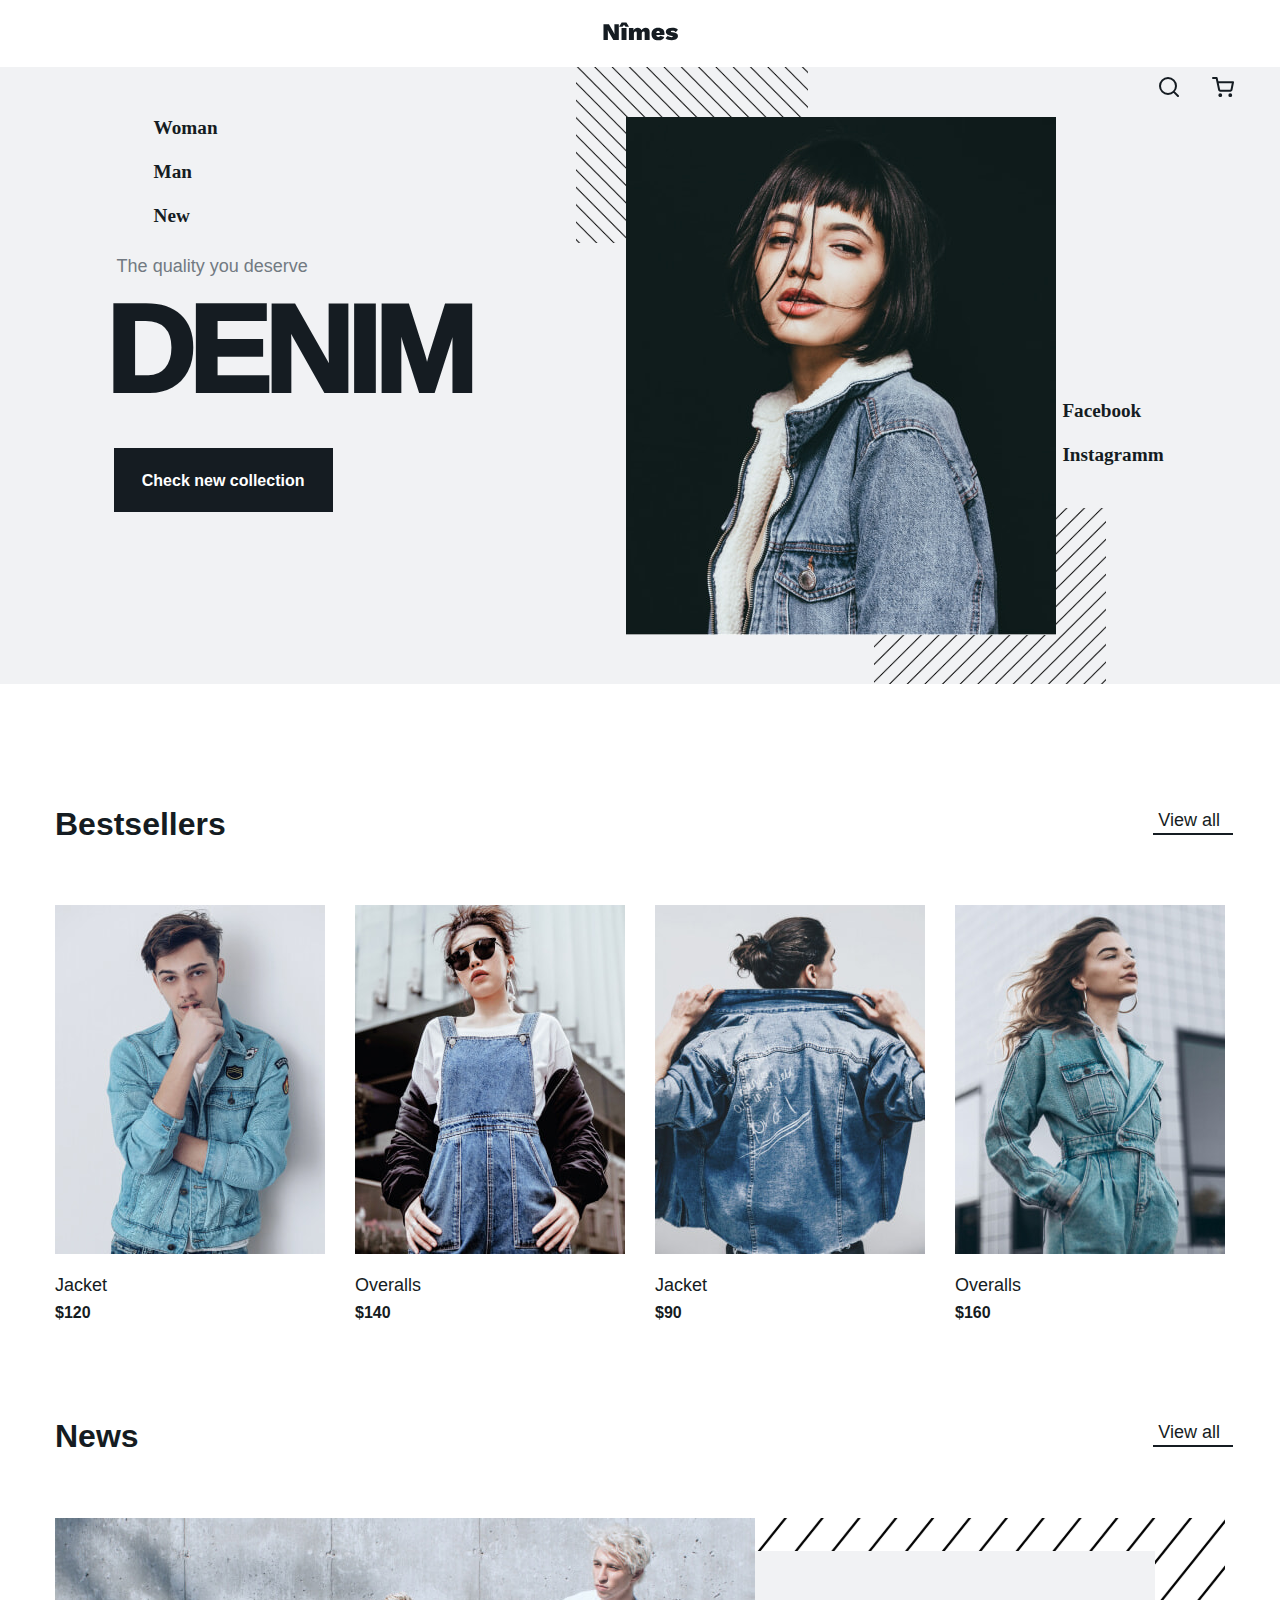
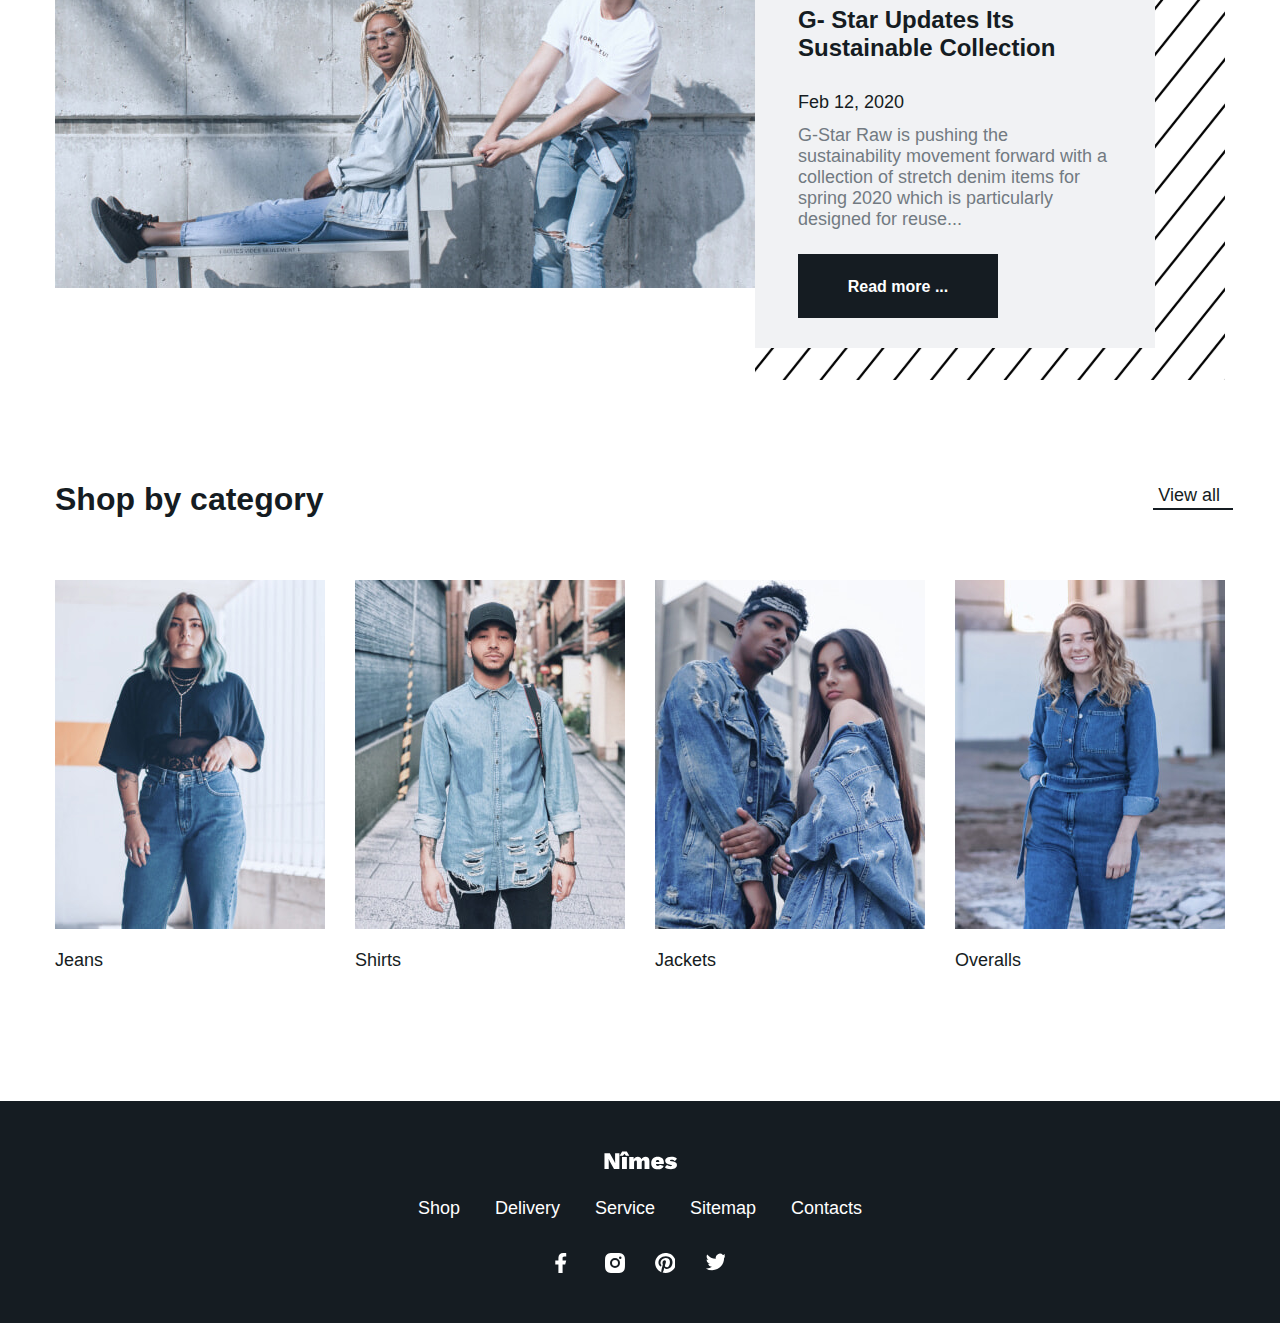
<file: index.html>
<!DOCTYPE html>
<html lang="ru">

<head>
  <meta charset="UTF-8">
  <title>Denim</title>
  <link href="css/style.css" rel="stylesheet">
</head>

<body>

  <header class="header container">
    <h1 class="visually-hidden">Nimes</h1>
    <div class="logo">
      <a href="#">
        <img src="img/logo.svg" width="75px" height="17px">
      </a>
    </div>

  </header>

  <nav class="main-navigation">
    <ul class="main-nav-items">
      <li class="main-nav-item"><a href="#">Woman</a></li><br>
      <li class="main-nav-item"><a href="#">Man</a></li><br>
      <li class="main-nav-item"><a href="#">New</a></li>
    </ul>
  </nav>

  <div class="personel-menu">
    <a class="search" href="#" title="Поиск"><svg width="20" height="20" fill="none" xmlns="http://www.w3.org/2000/svg"><path d="M19 19l-4.35-4.35M17 9A8 8 0 111 9a8 8 0 0116 0z" stroke="#151C22" stroke-width="2" stroke-linecap="round" /></svg></a>
    <a class="cart" href="#" title="Корзина"><svg width="22" height="20" fill="none" xmlns="http://www.w3.org/2000/svg"><path d="M1 1h3.636l2.437 11.477c.083.395.31.75.643 1.002a1.89 1.89 0 001.175.378h8.836c.427.008.843-.126 1.175-.378a1.7 1.7 0 00.643-1.002L21 5.286H5.545m3.637 12.857c0 .473-.407.857-.91.857-.501 0-.908-.384-.908-.857 0-.474.407-.857.909-.857s.909.383.909.857zm10 0c0 .473-.407.857-.91.857-.501 0-.908-.384-.908-.857 0-.474.407-.857.909-.857s.909.383.909.857z" stroke="#151C22" stroke-width="2" stroke-linecap="round" stroke-linejoin="round"/></svg></a>
  </div>

  <nav class="main-navigation">
    <ul class="main-nav-items1">
      <li class="main-nav-item"><a href="#">Facebook</a></li><br>
      <li class="main-nav-item"><a href="#">Instagramm</a></li><br>
    </ul>
  </nav>



  <main class="main">
    <section class="promo">
      <div class="promo-wrapper container">
        <div class="promo-text-wrapper">
          <p class="promo-slogan">The quality you deserve</p>
          <h2 class="promo-title">DENIM</h2>
          <a href="catalog.html" class="button promo-btn">Check new collection</a>
        </div>
        <div class="promo-pict">
          <img src="img/denim-photo.jpg" width="430px" height="517.33px">
        </div>
      </div>
    </section>

    <section class="bestsellers container">
      <div class="title-wrapper">
        <h2 class="main-title">Bestsellers</h2>
        <a href="catalog.html">View all</a>
      </div>
      <ul class="catalog-items">
        <li class="catalog-item">
          <a href="#">
            <img src="img/jacket.jpg" width="270px" height="349px">
            <p class="item-name">Jacket</p>
            <p class="cost">$120</p>
          </a>
        </li>
        <li class="catalog-item">
          <a href="#">
            <img src="img/overalls-1.jpg" width="270px" height="349px">
            <p class="item-name">Overalls</p>
            <p class="cost">$140</p>
          </a>
        </li>
        <li class="catalog-item">
          <a href="#">
            <img src="img/jacket-2.jpg" width="270px" height="349px">
            <p class="item-name">Jacket</p>
            <p class="cost">$90</p>
          </a>
        </li>
        <li class="catalog-item">
          <a href="item.html">
            <img src="img/overalls-2.jpg" width="270px" height="349px">
            <p class="item-name">Overalls</p>
            <p class="cost">$160</p>
          </a>
        </li>
      </ul>
    </section>

    <section class="news container">
      <div class="title-wrapper">
        <h2 class="main-title">News</h2>
        <a href="#">View all</a>
      </div>
      <div class="news-wrapper">
        <div class="news-img-inner">
          <img src="img/news-photo.jpg" width="700px" height="370px">
        </div>
        <div class="news-inner">
          <div class="text-news-inner">
            <h3 class="title-news">G- Star Updates Its Sustainable Collection</h3>
            <time datetime="02.12.2020">Feb 12, 2020</time>
            <p class="news-text">G-Star Raw is pushing the sustainability movement forward with a collection of stretch denim items for spring 2020 which is particularly designed for reuse...</p>
            <a href="blank.html" class="button news-btn">Read more ...</a>
          </div>
        </div>
      </div>
    </section>
    <section class="shop-category container">
      <div class="title-wrapper">
        <h2 class="main-title">Shop by category</h2>
        <a href="catalog.html">View all</a>
      </div>
      <ul class="category-items">
        <li class="category-item">
          <a href="#">
            <img src="img/jeans-1.jpg" width="270px" height="349px">
            <p class="item-name">Jeans</p>
          </a>
        </li>
        <li class="category-item">
          <a href="#">
            <img src="img/shirts-1.jpg" width="270px" height="349px">
            <p class="item-name">Shirts</p>
          </a>
        </li>
        <li class="category-item">
          <a href="catalog.html">
            <img src="img/jackets-1.jpg" width="270px" height="349px">
            <p class="item-name">Jackets</p>
          </a>
        </li>
        <li class="category-item">
          <a href="#">
            <img src="img/overalls-3.jpg" width="270px" height="349px">
            <p class="item-name">Overalls</p>
          </a>
        </li>
      </ul>
    </section>
  </main>

  <footer class="footer">
    <div class="footer-inner container">
      <div class="logo-wrapper">
        <svg width="73" height="19" fill="none" xmlns="http://www.w3.org/2000/svg"><path d="M15.392 18h-5.376l-4.32-7.848-1.008-2.16H4.64l.096 3.144V18H.464V2.16h5.352l4.32 7.848 1.032 2.16h.024l-.096-3.144V2.16h4.296V18zm7.491 0h-4.848V6h4.848v12zm-.936-13.248L20.46 2.856l-1.488 1.896h-3.384L18.155.528h4.608l2.568 4.224h-3.384zM41.48 5.76c1.2 0 2.152.36 2.856 1.08.704.72 1.056 1.736 1.056 3.048V18h-4.848v-6.912c0-.608-.104-1.04-.312-1.296-.192-.272-.488-.408-.888-.408-.512 0-.912.192-1.2.576-.272.384-.408.952-.408 1.704V18h-4.848v-6.912c0-.608-.104-1.04-.312-1.296-.192-.272-.488-.408-.888-.408-.496 0-.888.192-1.176.576-.288.384-.432.96-.432 1.728V18H25.23V6h4.368l.12 2.472c.368-.88.896-1.552 1.584-2.016.704-.464 1.544-.696 2.52-.696.912 0 1.68.208 2.304.624.64.416 1.096 1.016 1.368 1.8.368-.784.896-1.384 1.584-1.8.688-.416 1.488-.624 2.4-.624zm18.396 5.952c0 .576-.04 1.04-.12 1.392H51.86c.096.672.312 1.144.648 1.416s.808.408 1.416.408c.976 0 1.576-.384 1.8-1.152l3.912 1.128c-.304 1.088-.968 1.92-1.992 2.496-1.008.56-2.248.84-3.72.84-2.176 0-3.84-.536-4.992-1.608C47.78 15.544 47.203 14 47.203 12c0-1.984.56-3.52 1.68-4.608C50.02 6.304 51.611 5.76 53.66 5.76c2 0 3.536.536 4.608 1.608 1.072 1.056 1.608 2.504 1.608 4.344zm-6.192-2.664c-.528 0-.944.152-1.248.456-.288.304-.48.8-.576 1.488h3.48c-.08-.656-.256-1.144-.528-1.464-.256-.32-.632-.48-1.128-.48zM66.98 18.24c-1.424 0-2.64-.152-3.648-.456-.992-.304-1.816-.8-2.472-1.488l2.28-2.64c.416.496.928.88 1.536 1.152.608.256 1.28.384 2.016.384.416 0 .752-.048 1.008-.144.256-.096.384-.24.384-.432 0-.176-.144-.328-.432-.456-.288-.144-.8-.296-1.536-.456-1.76-.336-3.032-.816-3.816-1.44-.768-.624-1.152-1.432-1.152-2.424 0-.688.224-1.344.672-1.968.464-.624 1.152-1.128 2.064-1.512.928-.4 2.072-.6 3.432-.6 2.608 0 4.488.664 5.64 1.992l-2.184 2.376c-.752-.88-1.84-1.32-3.264-1.32-.496 0-.872.064-1.128.192-.256.112-.384.264-.384.456 0 .16.136.304.408.432.288.112.76.224 1.416.336 1.808.272 3.112.72 3.912 1.344.816.608 1.224 1.456 1.224 2.544 0 1.2-.504 2.192-1.512 2.976-1.008.768-2.496 1.152-4.464 1.152z" fill="#151C22"/></svg>
      </div>
      <ul class="footer-nav">
        <li class="footer-nav-item"><a href="#">Shop</a></li>
        <li class="footer-nav-item"><a href="#">Delivery</a></li>
        <li class="footer-nav-item"><a href="#">Service</a></li>
        <li class="footer-nav-item"><a href="#">Sitemap</a></li>
        <li class="footer-nav-item"><a href="#">Contacts</a></li>
      </ul>
      <ul class="socials-items">
        <li class="social-item">
          <a href="#" class="fb" aria-label="facebook"></a>
        </li>
        <li class="social-item">
          <a href="#" class="inst" aria-label="instagramm"></a>
        </li>
        <li class="social-item">
          <a href="#" class="pinterest" aria-label="pinterest"></a>
        </li>
        <li class="social-item">
          <a href="#" class="twitter" aria-label="twitter"></a>
        </li>
      </ul>
    </div>
  </footer>

</body>

</html>
</file>
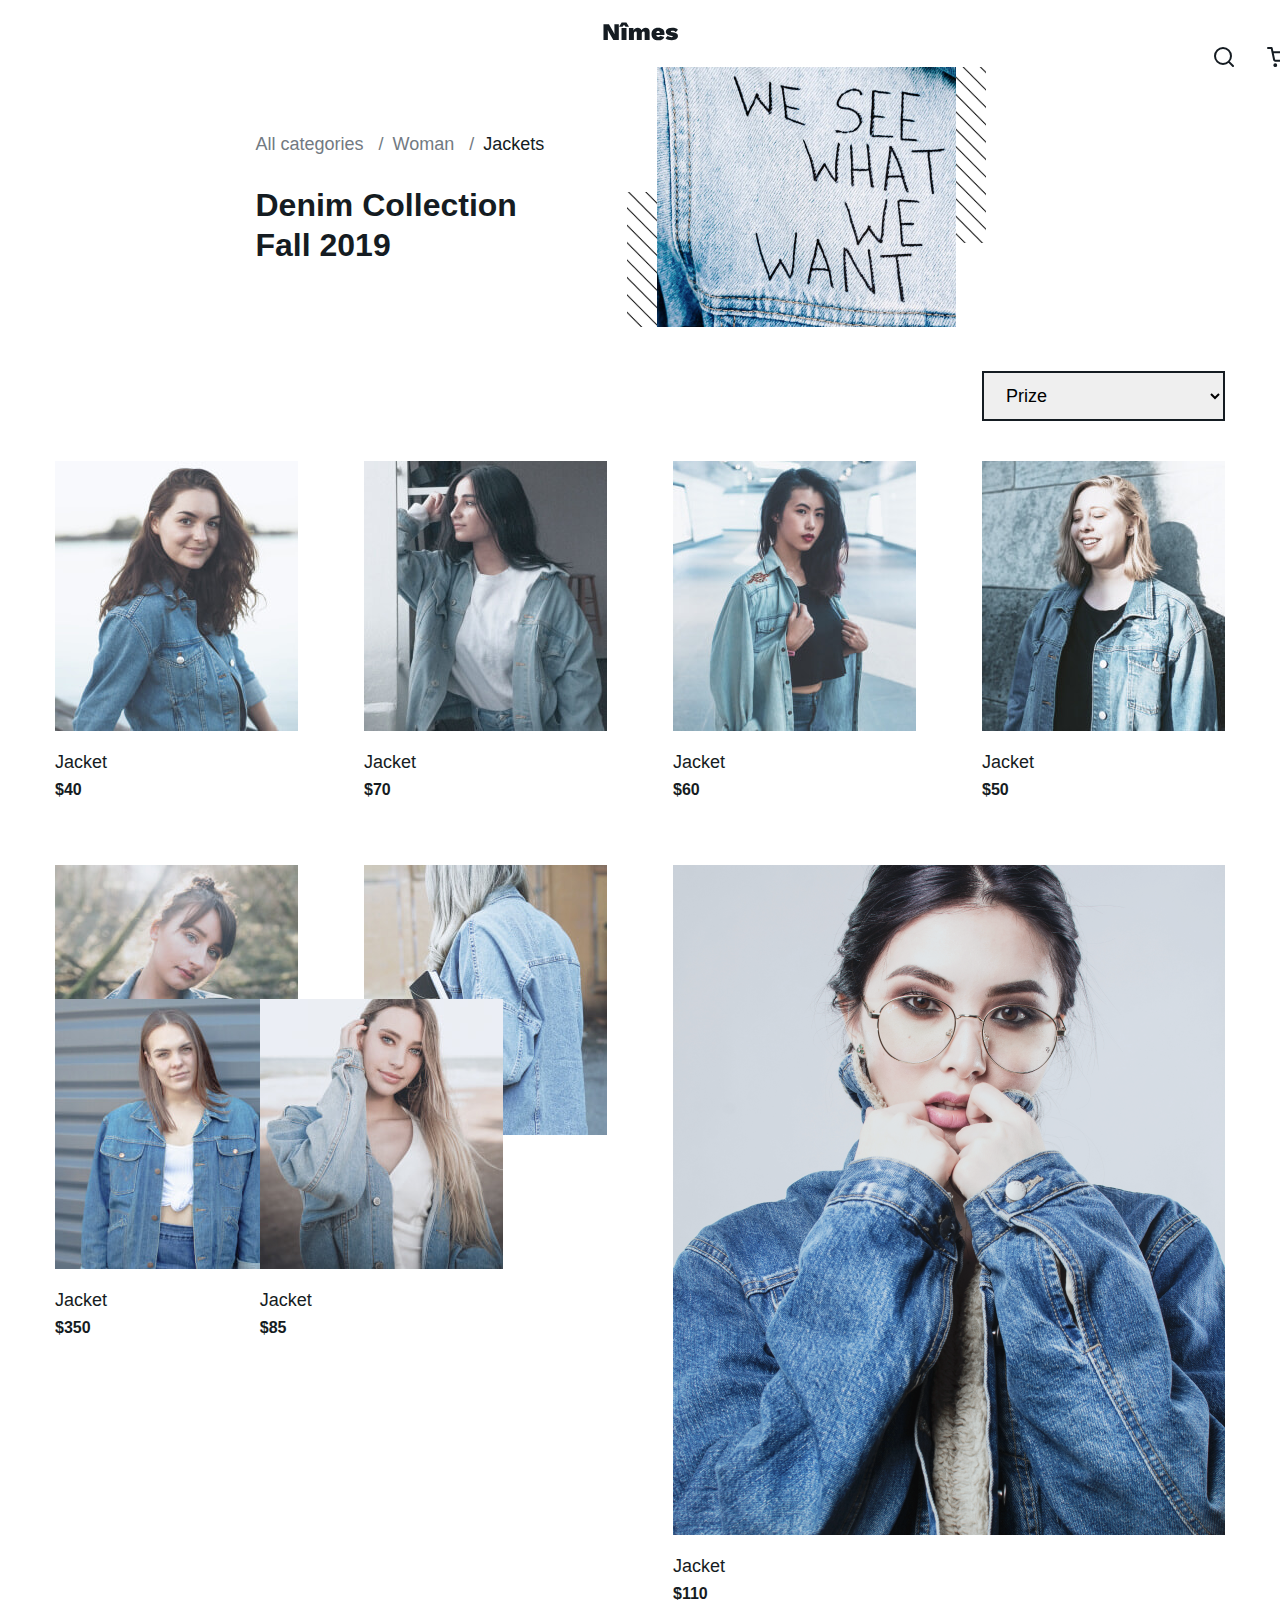
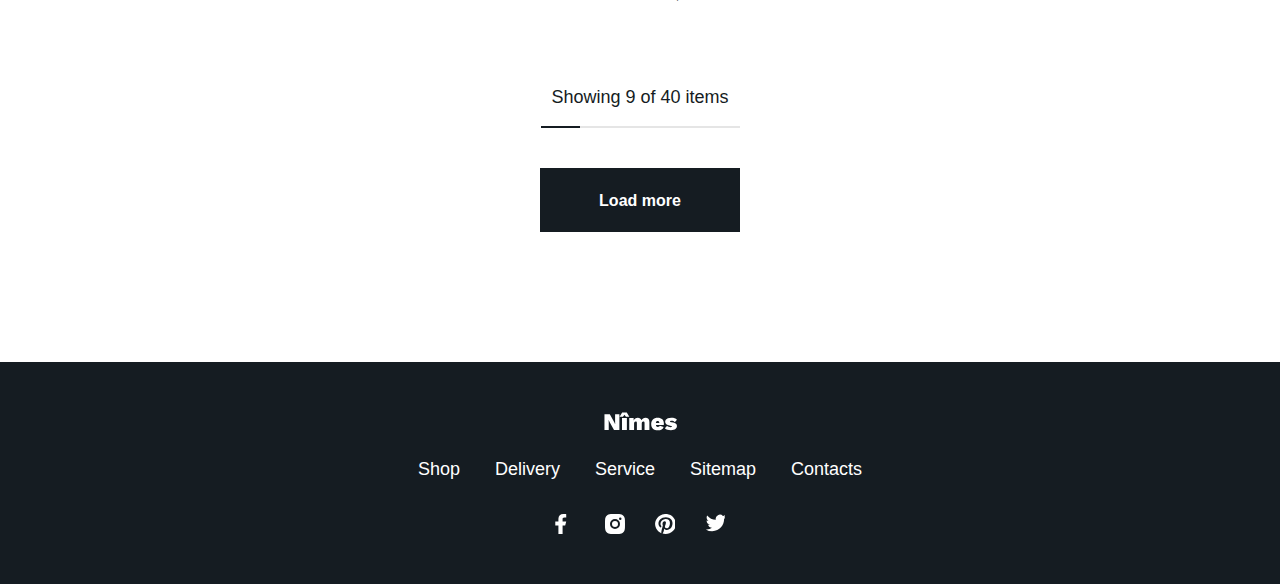
<file: catalog.html>
<!DOCTYPE html>
<html lang="ru">

<head>
  <meta charset="UTF-8">
  <title>Denim</title>
  <link href="css/style.css" rel="stylesheet">
</head>

<body>

  <header class="header container">
    <h1 class="visually-hidden">Интернет-магазин Nimes</h1>
    <div class="logo">
      <a href="index.html">
        <img src="img/logo.svg" width="75px" height="17px" alt="Nimes">
      </a>
    </div>
    <div class="personel-menu">
      <a class="search" href="blank.html" title="Поиск"><svg width="20" height="20" fill="none" xmlns="http://www.w3.org/2000/svg"><path d="M19 19l-4.35-4.35M17 9A8 8 0 111 9a8 8 0 0116 0z" stroke="#151C22" stroke-width="2" stroke-linecap="round" stroke-linejoin="round"/></svg></a>
      <a class="cart" href="blank.html" title="Корзина"><svg width="22" height="20" fill="none" xmlns="http://www.w3.org/2000/svg"><path d="M1 1h3.636l2.437 11.477c.083.395.31.75.643 1.002a1.89 1.89 0 001.175.378h8.836c.427.008.843-.126 1.175-.378a1.7 1.7 0 00.643-1.002L21 5.286H5.545m3.637 12.857c0 .473-.407.857-.91.857-.501 0-.908-.384-.908-.857 0-.474.407-.857.909-.857s.909.383.909.857zm10 0c0 .473-.407.857-.91.857-.501 0-.908-.384-.908-.857 0-.474.407-.857.909-.857s.909.383.909.857z" stroke="#151C22" stroke-width="2" stroke-linecap="round" stroke-linejoin="round"/></svg></a>
    </div>

  </header>

  <main class="main">
    <section class="catalog-nav">
      <div class="catalog-nav-wrapper container">
        <div class="catalog-title-wrapper">
          <ul class="breadcrumbs">
            <li class="breadcrumbs-item"><a href="#">All categories</a></li>
            <li class="breadcrumbs-item"><a href="#">Woman</a></li>
            <li class="breadcrumbs-item"><a class="bread-current" href="#">Jackets</a></li>
          </ul>
          <h2 class="catalog-title">Denim Collection<br>Fall 2019</h2>
        </div>
        <div class="catalog-pict">
          <img src="img/jackets-main.jpg" width="299px" height="260px" alt="Фото категории Jackets ">
        </div>
      </div>
    </section>
    <section class="catalog container">
      <h2 class="visually-hidden">Список товаров Jackets</h2>
      <div class="filter-wrapper">
        <form action="https://echo.htmlacademy.ru/" method="GET">
          <select class="filter-catalog" name="filter-catalog" id="filter-catalog">
            <option value="cost">Prize</option>
            <option value="cost">Color</option>
            <option value="name">Collection</option>
            <option value="name">Apply (9 products)</option>
            <option value="name">Clear all</option>
          </select>
        </form>
      </div>
      <ul class="catalog-list">
        <li class="catalog-item">
          <a href="#">
            <img src="img/jacket-3.jpg" width="243" height="270" alt="Фото Jacket">
            <p class="item-name">Jacket</p>
            <p class="cost">$40</p>
          </a>
          </a>
        </li>
        <li class="catalog-item">
          <a href="#">
            <img src="img/jacket-4.jpg" width="243" height="270" alt="Фото Jacket">
            <p class="item-name">Jacket</p>
            <p class="cost">$70</p>
          </a>
        </li>
        <li class="catalog-item">
          <a href="#">
            <img src="img/jacket-5.jpg" width="243" height="270" alt="Фото Jacket">
            <p class="item-name">Jacket</p>
            <p class="cost">$60</p>
          </a>
        </li>
        <li class="catalog-item">
          <a href="#">
            <img src="img/jacket-6.jpg" width="243" height="270" alt="Фото Jacket">
            <p class="item-name">Jacket</p>
            <p class="cost">$50</p>
          </a>
        </li>
        <li class="catalog-item">
          <a href="#">
            <img src="img/jacket-7.jpg" width="243" height="270" alt="Фото Jacket">
            <p class="item-name">Jacket</p>
            <p class="cost">$40</p>
          </a>
        </li>
        <li class="catalog-item">
          <a href="#">
            <img src="img/jacket-8.jpg" width="243" height="270" alt="Фото Jacket">
            <p class="item-name">Jacket</p>
            <p class="cost">$110</p>
          </a>
        </li>
        <li class="catalog-item">
          <a href="#">
            <img src="./img/9.png" width="552" height="670" alt="Фото Jacket">
            <p class="item-name">Jacket</p>
            <p class="cost">$110</p>
          </a>
        </li>
        <li class="catalog-item1">
          <a href="#">
            <img src="img/jacket-9.jpg" width="243" height="270" alt="Фото Jacket">
            <p class="item-name">Jacket</p>
            <p class="cost">$350</p>
          </a>
        </li>
        <li class="catalog-item2">
          <a href="#">
            <img src="img/jacket-10.jpg" width="243" height="270" alt="Фото Jacket">
            <p class="item-name">Jacket</p>
            <p class="cost">$85</p>
          </a>
        </li>
      </ul>
      <div class="pagination-wrapper">
        <p>Showing 9 of 40 items</p>
        <div class="scale">
          <div class="bar"></div>
        </div>
        <a href="#" class="button paggination-btn">Load more</a>
      </div>
    </section>
  </main>

  <footer class="footer">
    <div class="footer-inner container">
      <div class="logo-wrapper">
        <svg width="73 " height="19 " fill="none " xmlns="http://www.w3.org/2000/svg "><path d="M15.392 18h-5.376l-4.32-7.848-1.008-2.16H4.64l.096 3.144V18H.464V2.16h5.352l4.32 7.848 1.032 2.16h.024l-.096-3.144V2.16h4.296V18zm7.491 0h-4.848V6h4.848v12zm-.936-13.248L20.46
            2.856l-1.488 1.896h-3.384L18.155.528h4.608l2.568 4.224h-3.384zM41.48 5.76c1.2 0 2.152.36 2.856 1.08.704.72 1.056 1.736 1.056 3.048V18h-4.848v-6.912c0-.608-.104-1.04-.312-1.296-.192-.272-.488-.408-.888-.408-.512 0-.912.192-1.2.576-.272.384-.408.952-.408
            1.704V18h-4.848v-6.912c0-.608-.104-1.04-.312-1.296-.192-.272-.488-.408-.888-.408-.496 0-.888.192-1.176.576-.288.384-.432.96-.432 1.728V18H25.23V6h4.368l.12 2.472c.368-.88.896-1.552 1.584-2.016.704-.464 1.544-.696 2.52-.696.912 0 1.68.208 2.304.624.64.416
            1.096 1.016 1.368 1.8.368-.784.896-1.384 1.584-1.8.688-.416 1.488-.624 2.4-.624zm18.396 5.952c0 .576-.04 1.04-.12 1.392H51.86c.096.672.312 1.144.648 1.416s.808.408 1.416.408c.976 0 1.576-.384 1.8-1.152l3.912 1.128c-.304 1.088-.968 1.92-1.992
            2.496-1.008.56-2.248.84-3.72.84-2.176 0-3.84-.536-4.992-1.608C47.78 15.544 47.203 14 47.203 12c0-1.984.56-3.52 1.68-4.608C50.02 6.304 51.611 5.76 53.66 5.76c2 0 3.536.536 4.608 1.608 1.072 1.056 1.608 2.504 1.608 4.344zm-6.192-2.664c-.528 0-.944.152-1.248.456-.288.304-.48.8-.576
            1.488h3.48c-.08-.656-.256-1.144-.528-1.464-.256-.32-.632-.48-1.128-.48zM66.98 18.24c-1.424 0-2.64-.152-3.648-.456-.992-.304-1.816-.8-2.472-1.488l2.28-2.64c.416.496.928.88 1.536 1.152.608.256 1.28.384 2.016.384.416 0 .752-.048 1.008-.144.256-.096.384-.24.384-.432
            0-.176-.144-.328-.432-.456-.288-.144-.8-.296-1.536-.456-1.76-.336-3.032-.816-3.816-1.44-.768-.624-1.152-1.432-1.152-2.424 0-.688.224-1.344.672-1.968.464-.624 1.152-1.128 2.064-1.512.928-.4 2.072-.6 3.432-.6 2.608 0 4.488.664 5.64 1.992l-2.184
            2.376c-.752-.88-1.84-1.32-3.264-1.32-.496 0-.872.064-1.128.192-.256.112-.384.264-.384.456 0 .16.136.304.408.432.288.112.76.224 1.416.336 1.808.272 3.112.72 3.912 1.344.816.608 1.224 1.456 1.224 2.544 0 1.2-.504 2.192-1.512 2.976-1.008.768-2.496
            1.152-4.464 1.152z " fill="#151C22 "/></svg>
      </div>
      <ul class="footer-nav">
        <li class="footer-nav-item"><a href="#">Shop</a></li>
        <li class="footer-nav-item"><a href="#">Delivery</a></li>
        <li class="footer-nav-item"><a href="#">Service</a></li>
        <li class="footer-nav-item"><a href="#">Sitemap</a></li>
        <li class="footer-nav-item"><a href="#">Contacts</a></li>
      </ul>
      <ul class="socials-items">
        <li class="social-item">
          <a href="#" class="fb" aria-label="facebook"></a>
        </li>
        <li class="social-item">
          <a href="#" class="inst" aria-label="instagramm"></a>
        </li>
        <li class="social-item">
          <a href="#" class="pinterest" aria-label="pinterest"></a>
        </li>
        <li class="social-item">
          <a href="#" class="twitter" aria-label="twitter"></a>
        </li>
      </ul>
    </div>
  </footer>

</body>

</html>
</file>
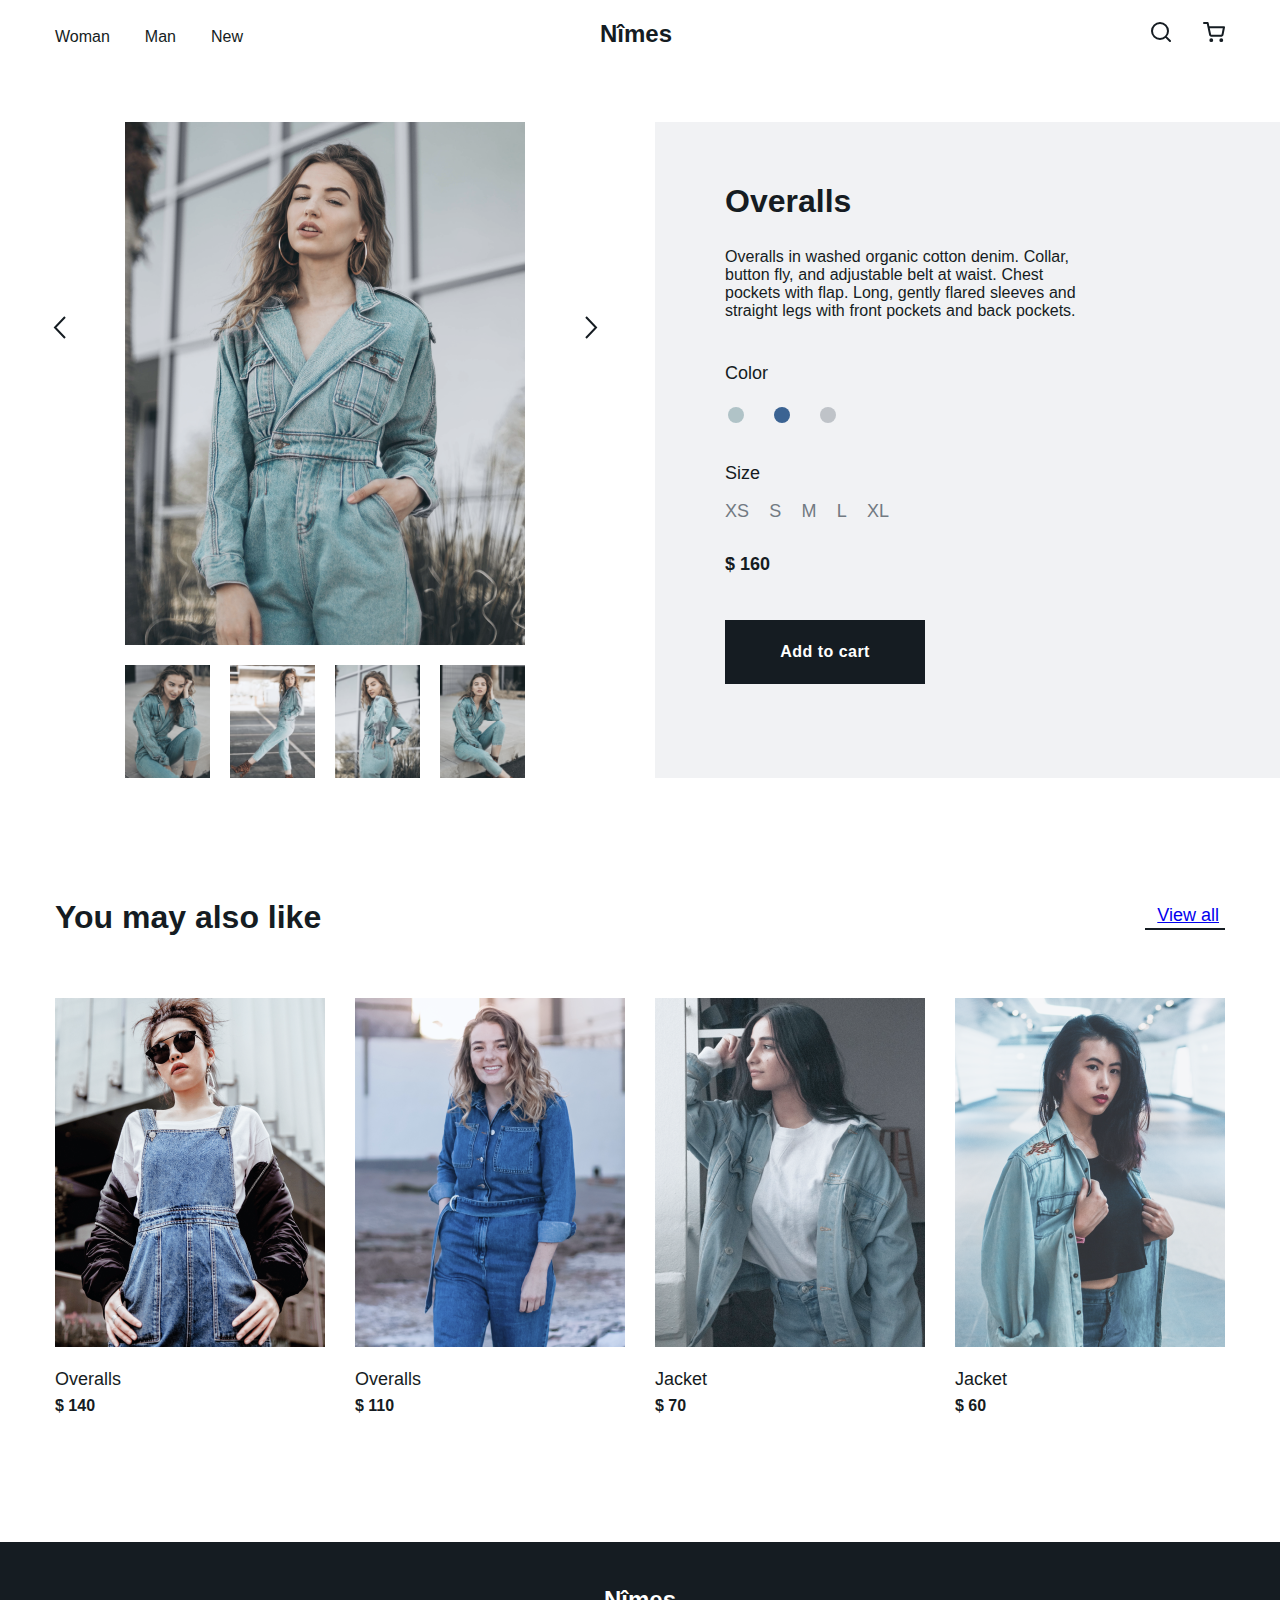
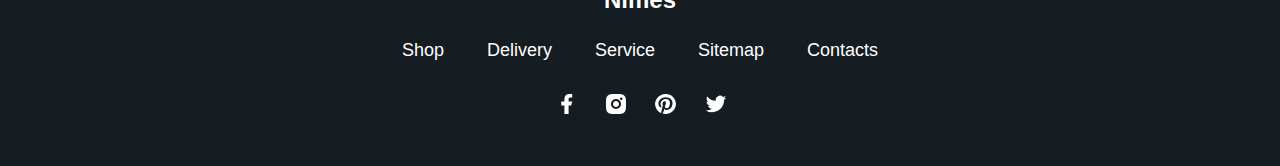
<file: item.html>
<!DOCTYPE html>
<html lang="en">
<head>
    <meta charset="UTF-8">
    <meta http-equiv="X-UA-Compatible" content="IE=edge">
    <meta name="viewport" content="width=device-width, initial-scale=1.0">
    <title>Document</title>
    <link rel="preconnect" href="https://fonts.googleapis.com">
    <link rel="preconnect" href="https://fonts.gstatic.com" crossorigin>
    <link rel="stylesheet" href="css/style2.css">
</head>
<body>
    <div class="container">
        <header>
                <nav class="navbar">
                    <ul class="header__item">
                        <li class="navbar__item">
                            <a href="#woman">
                                Woman
                            </a>
                        </li>
                        <li class="navbar__item">
                            <a href="#man">
                                Man
                            </a>
                        </li>
                        <li class="navbar__item">
                            <a href="#new">
                                New
                            </a>
                        </li>
                    </ul>
                </nav>
            <div class="logo header__item">
                <a href="index.html">Nîmes</a>
            </div>
            <nav class="navbar">
                <ul class="search header__item">
                        <li class="loupe">
                            <a href="#search">
                                <img src="./img/search.svg">
                            </a>
                        </li>
                        <li class="cart">
                            <a href="#cart">
                                <img src="./img/basket.svg">
                            </a>
                        </li>
                </ul>
            </nav>
        </header>
        <main>
            <div class="main__container1">
                <div class="block slider">
                    <div class="slider__content">
                        <button class="arrows arrow-left goLeft">
                            <img class="goLeft" src="./img/arrow-left.svg">
                        </button>
                        
                        <button class="arrows arrow-right goRight">
                            <img class="goRight" src="./img/arrow-right.svg">
                        </button>
                    </div>
                    <div class="slider__photos">
                        <div data-number="0" class="slider__photos_item big">
                            <img src="./img/product-image-1.png">
                        </div>
                        <div data-number="1" class="slider__photos_item">
                            <img src="./img/product-image-2.png" >
                        </div>
                        <div data-number="2" class="slider__photos_item">
                            <img src="./img/product-image-3.png" >
                        </div>
                        <div data-number="3" class="slider__photos_item">
                            <img src="./img/product-image-4.png" >
                        </div>
                        <div data-number="4" class="slider__photos_item">
                            <img src="./img/product-image-5.png" >
                        </div>
                    </div>
                </div>
                <div class="block description">
                    <h1>
                        Overalls
                    </h1>
                    <p>
                        Overalls in washed organic cotton denim. Collar, button fly, and adjustable belt at waist. Chest pockets with flap. Long, gently flared sleeves and straight legs with front pockets and back pockets.
                    </p>
                    <div class="color">
                        <h2>
                            Color
                        </h2>
                        <div class="colors">
                                <input type="radio" class="radio" id="color1" name="color"/>
                                <label for="color1"></label>
                                <input type="radio" class="radio" id="color2" name="color"/>
                                <label for="color2"></label>
                                <input type="radio" class="radio" id="color3" name="color"/>
                                <label for="color3"></label>
                        </div>
                    </div>
                    <div class="size">
                        <h2>
                            Size
                        </h2>
                        <div class="sizes">
                            <input type="radio" id="xs" name="size">
                            <label for="xs">XS</label>
                            <input type="radio" id="s" name="size">
                            <label for="s">S</label>
                            <input type="radio" id="m" name="size">
                            <label for="m">M</label>
                            <input type="radio" id="l" name="size">
                            <label for="l">L</label>
                            <input type="radio" id="xl" name="size">
                            <label for="xl">XL</label>
                        </div>
                    </div>
                    <div class="price">
                        $ 160
                    </div>
                    <button class="add">
                        Add to cart
                    </button>
                </div>
            </div>
            <div class="main__container2">
                <div class="main__container2_header">
                    <div>
                        <h1>You may also like</h1>
                    </div>
                    <div class="underline">
                        <p>
                            <a href="catalog.html">View all</a>
                        </p>
                    </div>
                </div>
                <div class="main__container2_content">
                    <div>
                        <img src="./img/similar-image-1.png">
                        <p>Overalls</p>
                        <h3>$ 140</h3>
                    </div>
                    <div>
                        <img src="./img/similar-image-2.png">
                        <p>Overalls</p>
                        <h3>$ 110</h3>
                    </div>
                    <div>
                        <img src="./img/similar-image-3.png">
                        <p>Jacket</p>
                        <h3>$ 70</h3>
                    </div>
                    <div>
                        <img src="./img/similar-image-4.png">
                        <p>Jacket</p>
                        <h3>$ 60</h3>
                    </div>
                </div>
            </div>
        </main>
        <footer>
            <div class="logo ">
                Nîmes
            </div>
            <nav>
                <ul class="info footer__item">
                    <li class="info__item">
                        <a href="#shop">
                            Shop
                        </a>
                    </li>
                    <li class="info__item">
                        <a href="#delivery">
                            Delivery
                        </a>
                    </li>
                    <li class="info__item">
                        <a href="#service">
                            Service
                        </a>
                    </li>
                    <li class="info__item">
                        <a href="#sitemap">
                            Sitemap
                        </a>
                    </li>
                    <li class="info__item">
                        <a href="#contacts">
                            Contacts
                        </a>
                    </li>
                </ul>
            </nav>
                <ul class="social footer__item">
                        <li class="social__item">
                            <a href="https://www.facebook.com/">
                                <img src="./img/fb.svg">
                            </a>
                        </li>
                        <li class="social__item" id="inst">
                            <a href="https://www.instagram.com/">
                                <img src="./img/insta.svg">
                            </a>
                        </li>
                        <li class="social__item">
                            <a href="https://www.pinterest.ru/">
                                <img src="./img/pinterest.svg">
                            </a>
                        </li>
                        <li class="social__item" id="twitter">
                            <a href="https://twitter.com/">
                                <img src="./img/twitter.svg">
                            </a>
                        </li>
                </ul>
        </footer>
    </div>
    <script src="js/script.js"></script>
</body>
</html>
</file>
<file: css/style.css>
/* Variables */

:root {
    --basic-black: #151C22;
    --basic-white: #FFFFFF;
    --basic-gray: #727A82;
    --basic-gray-light: #F1F2F4;
    --basic-gray-extra-light: #E5E5E5;
    --special-gray: #B0C3C7;
}


/* Global */

*,
*::before,
*::after {
    box-sizing: border-box;
}

html {
    height: 100%;
}

body {
    min-width: 1200px;
    margin: 0;
    padding: 0;
    font-family: "Work Sans", "Tahoma", sans-serif;
    color: var(--basic-black);
    min-height: 100%;
    display: grid;
    grid-template-rows: min-content 1fr min-content;
}

a {
    text-decoration: none;
}

img {
    max-width: 100%;
    height: auto;
}

.visually-hidden {
    position: absolute;
    width: 1px;
    height: 1px;
    margin: -1px;
    padding: 0;
    overflow: hidden;
    border: 0;
}

.container {
    width: 1200px;
    margin: 0 auto;
    padding: 0 15px;
}


/* Header */

.header {
    display: flex;
    justify-content: space-between;
    align-items: center;
    min-height: 67px;
}

.main-nav-items {
    position: absolute;
    list-style: none;
    width: 400px;
    padding: 0;
    margin: 0;
    margin-left: 12%;
    margin-top: 50px;
    font-weight: bold;
    font-size: 1.2em;
    font-family: 'Work-sans';
}

.main-nav-items1 {
    position: absolute;
    list-style: none;
    width: 400px;
    padding: 0;
    margin: 0;
    margin-left: 83%;
    margin-top: 26%;
    font-weight: bold;
    font-size: 1.2em;
    font-family: 'Work-sans';
}

.personel-menu {
    position: absolute;
    margin-left: 65%;
    margin-top: 6%;
    display: inline;
    height: 50px;
}

.main-nav-item:not(:last-child) {
    margin-right: 35px;
}

.main-nav-item a {
    color: var(--basic-black);
}

.logo {
    margin: auto;
}

.personel-menu {
    display: flex;
    justify-content: flex-end;
    min-width: 400px;
}

.personel-menu a {
    display: block;
}

.personel-menu a:not(:last-child) {
    margin-right: 35px;
}

.search {
    width: 18px;
    height: 18px;
}

.cart {
    width: 20px;
    height: 18px;
}


/* Main */

.main {
    display: flex;
    flex-direction: column;
}


/* Main -- Promo */

.promo {
    min-height: 617px;
    background-color: var(--basic-gray-light);
    margin-bottom: 121px;
}

.promo-wrapper {
    display: flex;
    justify-content: center;
}

.promo-text-wrapper {
    display: flex;
    flex-direction: column;
    align-items: flex-start;
    width: 355px;
    padding-left: 25px;
    padding-top: 63px;
}

.promo-slogan {
    color: var(--basic-gray);
    font-size: 18px;
    line-height: 18px;
    margin: 0;
    margin-top: auto;
    padding-left: 3px;
    padding-bottom: 4px;
}

.promo-title {
    font-family: "Anton", sans-serif;
    font-size: 124px;
    font-weight: 1000;
    line-height: 100px;
    letter-spacing: -7px;
    margin: 0;
    margin-top: 19px;
    margin-left: -35%;
}


.promo-pict {
    position: relative;
    width: 530px;
    padding-left: 73px;
    padding-top: 50px;
    z-index: 10;
}

.promo-pict::before {
    content: "";
    position: absolute;
    top: 0;
    left: 23px;
    background-image: url(../img/bg2.svg);
    width: 232px;
    height: 176px;
    background-repeat: no-repeat;
    z-index: -1;
}

.promo-pict::after {
    content: "";
    position: absolute;
    bottom: -45px;
    right: -23px;
    background-image: url(../img/bg1.svg);
    width: 232px;
    height: 176px;
    background-repeat: no-repeat;
    z-index: -1;
}

.button {
    display: block;
    min-height: 64px;
    background-color: var(--basic-black);
    color: var(--basic-white);
    font-weight: bold;
    font-size: 16px;
    line-height: 16px;
    padding-top: 25px;
}

.promo-btn {
    width: 219px;
    text-align: center;
    margin-bottom: auto;
    margin-top: 50px;
}


/* Main --Bestsellers */

.bestsellers {
    margin-bottom: 95px;
}

.title-wrapper {
    display: flex;
    justify-content: space-between;
}

.main-title {
    font-weight: bold;
    font-size: 32px;
    line-height: 38px;
    margin: 0;
}

.title-wrapper a {
    position: relative;
    display: block;
    font-weight: 500;
    font-size: 18px;
    line-height: 21px;
    color: var(--basic-black);
    padding-right: 5px;
    padding-bottom: 5px;
    padding-top: 5px;
}

.title-wrapper a::after {
    position: absolute;
    content: "";
    background-color: var(--basic-black);
    width: 80px;
    height: 2px;
    bottom: 8px;
    left: -5px;
}

.catalog-items {
    display: flex;
    justify-content: space-between;
    list-style: none;
    padding: 0;
    margin: 0;
    margin-top: 62px;
}

.catalog-item p,
.category-item p {
    margin: 0;
}

.catalog-item a,
.category-item a {
    color: var(--basic-black);
}

.item-name {
    font-weight: 500;
    font-size: 18px;
    line-height: 21px;
    padding-top: 17px;
}

.cost {
    font-weight: bold;
    font-size: 16px;
    line-height: 19px;
    padding-top: 7px;
}


/* Main -- News */

.news {
    margin-bottom: 100px;
}

.news-wrapper {
    display: flex;
    min-height: 462px;
    margin-top: 63px;
}

.news-img-inner {
    width: 700px;
}

.news-inner {
    display: flex;
    align-items: center;
    width: 470px;
    background-image: url(../img/bg3.svg);
}

.text-news-inner {
    width: 400px;
    min-height: 397px;
    background-color: var(--basic-gray-light);
    display: flex;
    flex-direction: column;
    justify-content: flex-start;
    align-content: center;
    padding-left: 43px;
    padding-right: 40px;
    padding-top: 55px;
}

.news-inner h3 {
    font-weight: bold;
    font-size: 24px;
    line-height: 28px;
    margin: 0;
    margin-bottom: 30px;
}

.text-news-inner time {
    font-size: 18px;
    line-height: 21px;
    margin-bottom: 12px;
}

.news-text {
    font-size: 18px;
    line-height: 21px;
    color: var(--basic-gray);
    margin: 0;
    margin-bottom: 24px;
}

.news-btn {
    width: 200px;
    text-align: center;
}


/* Main -- Category Shop */

.category-items {
    display: flex;
    justify-content: space-between;
    list-style: none;
    padding: 0;
    margin: 0;
    margin-top: 62px;
}


/* Foorter */

.footer {
    margin-top: 130px;
    background-color: var(--basic-black);
}

.footer-inner {
    display: flex;
    flex-direction: column;
    justify-content: space-around;
    align-items: center;
    padding-top: 50px;
}

.logo-wrapper {
    margin-bottom: 24px;
}

.logo-wrapper path {
    fill: var(--basic-white);
}

.footer-nav {
    display: flex;
    list-style: none;
    margin: 0;
    padding: 0;
    margin-bottom: 34px;
}

.footer-nav-item a {
    font-weight: 500;
    font-size: 18px;
    line-height: 21px;
    color: var(--basic-white);
}

.footer-nav-item:not(:last-child) {
    margin-right: 35px;
}

.socials-items {
    list-style: none;
    padding: 0;
    margin: 0;
    display: flex;
    justify-content: space-between;
    margin-bottom: 50px;
}

.social-item:not(:last-child) {
    margin-right: 30px;
}

.social-item a {
    display: block;
    width: 20px;
    height: 20px;
}

.fb {
    background-image: url(../img/fb.svg);
    background-repeat: no-repeat;
}

.inst {
    background-image: url(../img/ints.svg);
    background-repeat: no-repeat;
}

.pinterest {
    background-image: url(../img/pinterest.svg);
    background-repeat: no-repeat;
}

.twitter {
    background-image: url(../img/twitter.svg);
    background-repeat: no-repeat;
}


/* Catalog -- Nav */

.catalog-nav-wrapper {
    display: flex;
}

.catalog-title-wrapper {
    width: 370px;
    margin-left: auto;
    display: flex;
    flex-direction: column;
    justify-content: center;
    margin-right: 39px;
}

.breadcrumbs {
    list-style: none;
    margin: 0;
    padding: 0;
    display: flex;
    align-items: flex-start;
}

.breadcrumbs-item {
    position: relative;
}

.breadcrumbs-item:not(:last-child) {
    margin-right: 29px;
}

.breadcrumbs-item a {
    font-weight: 500;
    font-size: 18px;
    line-height: 21px;
    color: var(--basic-gray);
}

.breadcrumbs-item .bread-current {
    color: var(--basic-black);
    pointer-events: none;
}

.breadcrumbs-item:not(:last-child)::after {
    content: "/";
    position: absolute;
    font-weight: 500;
    font-size: 18px;
    line-height: 21px;
    color: var(--basic-gray);
    right: -20px;
}

.catalog-title {
    margin: 0;
    margin-top: 30px;
    font-weight: bold;
    font-size: 32px;
    line-height: 125%;
}

.catalog-pict {
    min-width: 360px;
    margin-right: auto;
    position: relative;
    align-content: center;
}

.catalog-pict img {
    margin-left: -8px;
}

.catalog-pict::before {
    content: "";
    position: absolute;
    bottom: 4px;
    left: -38px;
    background-image: url(../img/bg2.svg);
    width: 178px;
    height: 135px;
    background-repeat: no-repeat;
    z-index: -1;
}

.catalog-pict::after {
    content: "";
    position: absolute;
    top: 0px;
    right: 39px;
    background-image: url(../img/bg2.svg);
    width: 232px;
    height: 176px;
    background-repeat: no-repeat;
    z-index: -1;
}


/* Catalog -- Filter & List */

.filter-wrapper {
    display: flex;
    justify-content: flex-end;
    margin-top: 40px;
    margin-bottom: 40px;
}

.filter-catalog {
    width: 243px;
    height: 50px;
    border: 2px solid var(--basic-black);
    font-weight: 500;
    font-size: 18px;
    line-height: 21px;
    padding-left: 18px;
}

.catalog-list {
    display: flex;
    justify-content: space-between;
    flex-wrap: wrap;
    list-style: none;
    padding: 0;
    margin: 0;
}

.catalog-list .catalog-item {
    margin-bottom: 66px;
}


/* Catalog -- Pagination */

.pagination-wrapper {
    display: flex;
    flex-direction: column;
    justify-content: center;
    align-items: center;
}

.pagination-wrapper p {
    font-size: 18px;
    line-height: 21px;
}

.scale {
    width: 199px;
    height: 2px;
    background-color: var(--basic-gray-extra-light);
}

.bar {
    width: 20%;
    height: 2px;
    background: var(--basic-black);
}

.paggination-btn {
    text-align: center;
    margin-top: 40px;
    width: 200px;
}


/* Item */

.card-product {
    display: flex;
    justify-content: space-between;
    margin-top: 55px;
    margin-bottom: 50px;
}


/* Item -- Slider */

.slider {
    display: flex;
    justify-content: center;
    position: relative;
    width: 540px;
}

.slider-items {
    display: flex;
    justify-content: space-between;
    flex-wrap: wrap;
    list-style: none;
    padding: 0;
    margin: 0;
    width: 400px;
}

.slider-items li:first-child {
    height: 523px;
    margin-bottom: 20px;
}

.slider-items li:not(:first-child):not(:last-child) {
    margin-right: 20px;
}

.slider-arrow {
    position: absolute;
    display: flex;
    justify-content: space-between;
    width: 100%;
    top: 193px
}

.arrow-prev {
    border: none;
    width: 13px;
    height: 23px;
    background-image: url(../img/arrow.svg);
    background-repeat: no-repeat;
    background-color: transparent;
    cursor: pointer;
}

.arrow-next {
    border: none;
    width: 13px;
    height: 23px;
    background-image: url(../img/arrow.svg);
    background-repeat: no-repeat;
    transform: rotate(180deg);
    background-color: transparent;
    cursor: pointer;
}


/* Item -- Card Description Form order */

.card-desc {
    background-color: var(--basic-gray-light);
    width: 570px;
    padding-left: 70px;
    padding-top: 60px;
}

.color-list,
.size-list {
    list-style: none;
    padding: 0;
    margin: 0;
}

.card-title,
.card-subtitle,
.description-text {
    margin: 0;
}

.card-title {
    font-weight: bold;
    font-size: 32px;
    line-height: 38px;
    margin-bottom: 29px;
}

.description-text {
    width: 370px;
    font-weight: normal;
    font-size: 16px;
    line-height: 19px;
    margin-bottom: 40px;
}

.card-subtitle {
    font-weight: 500;
    font-size: 18px;
    line-height: 21px;
    margin-bottom: 22px;
}

.color-list,
.size-list {
    display: flex;
    justify-content: flex-start;
}

.color-items {
    border: none;
    margin: 0;
    padding: 0;
    margin-bottom: 35px;
}

.size-items {
    border: none;
    margin: 0;
    padding: 0;
    margin-bottom: 29px;
}

.card-desc .cost {
    margin: 0;
    padding: 0;
    margin-bottom: 46px;
    font-weight: bold;
    font-size: 18px;
    line-height: 21px;
}

.card-btn {
    border: none;
    width: 200px;
    padding: 0;
}

.color-item:not(:last-child),
.size-item:not(:last-child) {
    margin-right: 21px;
}


/* Item -- Card Description Form order -- Checkbox*/

.check-input {
    position: absolute;
    -webkit-appearance: none;
    -moz-appearance: none;
    appearance: none;
}

.check-box {
    display: block;
    width: 22px;
    height: 22px;
    background-image: url(../img/gray-normal.svg);
    background-repeat: no-repeat;
    background-position: 50%;
    cursor: pointer;
}

.check-input:checked+.check-box {
    width: 22px;
    height: 22px;
    background-image: url(../img/gray-check.svg);
    background-repeat: no-repeat;
}

.check-box.blue {
    background-image: url(../img/blue-normal.svg);
}

.check-input:checked+.check-box.blue {
    background-image: url(../img/blue-check.svg);
}

.check-box.dark-gray {
    background-image: url(../img/dark-gray-normal.svg);
}

.check-input:checked+.check-box.dark-gray {
    background-image: url(../img/dark-gray-check.svg);
}

.check-box-text {
    font-weight: 500;
    font-size: 18px;
    line-height: 21px;
    color: var(--basic-gray);
    cursor: pointer;
}

.check-input:checked+.check-box-text {
    color: var(--basic-black);
}
.promo-slogan {
    margin-left: -33%;
}
.button.promo-btn {
    margin-left: -33%;
}
.catalog-item1 {
    position: absolute;
    display: flex;
    justify-content: space-between;
    list-style: none;
    padding: 0;
    margin: 0;
    margin-top: 42%;
}

.catalog-item1 p,
.category-item p {
    margin: 0;
}

.catalog-item1 a,
.category-item a {
    color: var(--basic-black);
}
.catalog-item2 {
    position: absolute;
    display: flex;
    justify-content: space-between;
    list-style: none;
    padding: 0;
    margin: 0;
    margin-left: 16%;
    margin-top: 42%;
}

.catalog-item2 p,
.category-item p {
    margin: 0;
}

.catalog-item2 a,
.category-item a {
    color: var(--basic-black);
}
</file>
<file: css/style2.css>
*{
    margin: 0;
    padding: 0;
    border: 0;
    outline: none;
}
body{
    display: flex;
    justify-content: center;
}
.container{
    font-family: 'Work Sans', sans-serif;
    width: 1366px;
    min-width: 1366px;
    color: #151C22;
}
header{
    display: flex;
    flex-direction: row;
    justify-content: space-between;
    align-items: baseline;
    padding: 17px 98px;
}
.header__item{
    display: flex;
    flex-direction: row;
}
.navbar{
    font-size: 16px;
    font-weight: 500;
}
.navbar__item{
    margin-right: 35px;
}
header a{
    color: #151C22;
    text-decoration: none;
}
footer a{
    color: #FFFFFF;
    text-decoration: none;
}
li{
    list-style-type: none;
    cursor: pointer;
}
ul{
    margin-left: 0;
    padding-left: 0;
}
.cart{
    margin-left: 32px;
}
.search{
    margin-top: 5px;
}
.logo{
    font-size: 24px;
    font-weight: 800;
}
header .logo {
    margin-right: 157px;
}
main{
    padding: 27px 98px;
}
.main__container1{
    display: flex;
    flex-direction: row;
    margin: 30px -98px;
}
.slider{
    background-color: rgb(255, 255, 255);
    padding-right: 34px;
}
.slider__content{
    display: flex;
    justify-content: center;
    align-items: center;
    margin-left: 72px;
    position: relative;
}
.arrows{
    width: 50px;
    height: 60px;
    cursor: pointer;
    position: absolute;
    top: 177px;
    background-color: #FFFFFF;
}
.arrow-left{
    left: 5px;
}
.arrow-right{
    right: 5px;
}
.block{
    width: 50%;
    height: 656px;
}
.slider__photos{
    display: flex;
    margin-left: 168px;
    width: 400px;
    justify-content: space-between;
    flex-wrap: wrap;
    flex-direction: row;
}
.slider__photos_item{
    order: 1;
    margin-top: 16px;
}
.slider__photos_item img{
    width: 85px;
    height: 113px;
}
.big{
    order: 0;
    margin-top: 0px;
}
.big img{
    width: 400px;
    height: 523px;
}
h1{
    font-size: 32px;
    font-weight: 700;
}
.description{
    background-color:#F1F2F4;
    box-sizing: border-box;
    padding: 61px 70px;
}
.description p{
    font-size: 16px;
    font-weight: 400;
    margin-top: 28px;
    word-spacing: 0.03ch;
    width: 370px;
}
h2{
    font-size: 18px;
    font-weight: 500;
}
.color{
    margin-top: 42.5px;
}
.colors{
    display: flex;
    flex-direction: row;
    position: relative;
    margin-top: 22.5px;
}
.radio {
	position: absolute;
	z-index: -1;
	opacity: 0;
}
.radio + label {
	position: relative;
	padding: 0 11px 16px 35px;
	cursor: pointer;
}
.radio + label:before {
	content: '';
	position: absolute;
	top: -2px;
	left: 0px;
	width: 19px;
	height: 19px;
    opacity: 0;
	border-radius: 50%;
	background: transparent;
}
.radio + label:after {
	content: '';
	position: absolute;
	top: 1px;
    left: 3px;
	width: 16px;
	height: 16px;
	border-radius: 50%;
}
.radio:checked + label:before {
	opacity: 1;
    transition: .2s;
}
.radio:not(:checked) + label:before {
    opacity: 0;
    transition: .2s;
}
#color1 + label:after{
    background: #B0C3C7;
}
#color1 + label:before{
    border: 1.5px solid #B0C3C7;
}
#color2 + label:after{
    background: #3B6392;
}
#color2 + label:before{
    border: 1.5px solid #3B6392;
}
#color3 + label:after{
    background: #BFC3C8;
}
#color3 + label:before{
    border: 1.5px solid #BFC3C8;
}
.size{
    margin-top: 40.5px;
    font-size: 18px;
    font-weight: 500;
}
.sizes{
    display: flex;
    width: 164px;
    justify-content: space-between;
    margin-top: 17px;
}
.sizes label{
    cursor: pointer;
}
.sizes input{
    position: absolute;
	z-index: -1;
	opacity: 0;
}
.sizes input:checked + label{
    color: #151C22;
    transition: .2s;
}
.sizes input:not(:checked) + label{
    color: #727A82;
    transition: .2s;
}
.price{
    font-size: 18px;
    font-weight: 700;
    margin-top: 32px;
}
.add{
    width: 200px;
    height: 64px;
    background-color: #151C22;
    color: #FFFFFF;
    margin-top: 45.5px;
    font-size: 16px;
    font-weight: 700;
    line-height: 18.77px;
    word-spacing: 0.03ch;
    letter-spacing: 0.4px;
    cursor: pointer;
}
.main__container2{
    height: 616px;
    margin-top: 121px;
    font-size: 500;
    font-size: 18px;
}
.main__container2_header{
    position: relative;
    box-sizing: border-box;
    display: flex;
    align-items: center;
    justify-content: space-between;
}
.underline{
    width: 80px;
    border-bottom: 2px solid #151C22;
    height: 23px;
    cursor: pointer;
}
.underline p{
    margin-right: 6px;
    direction: rtl;
}
.main__container2_content{
    display: flex;
    justify-content: space-between;
    margin-top: 62px;
}
.main__container2_content h3{
    font-size: 16px;
    font-weight: 700;
    cursor: pointer;
}
.main__container2_content p{
    margin-top: 17px;
    margin-bottom: 6.5px;
    cursor: pointer;
}
footer{
    height: 180px;
    display: flex;
    flex-direction: column;
    align-items: center;
    padding-top: 44px;
    background-color: #151C22;
    color: #FFFFFF;
    width: 100%;
}
.footer__item{
    display: flex;
    justify-content: space-between;
    margin-top: 26px;
}
.info{
    font-size: 18px;
    font-weight: 500;
    width: 476px;
}
.social{
    width: 166px;
    margin-top: 32.5px;
    margin-left: 8px;
}
#twitter{
    padding-top: 1px;
}
#inst{
    padding-left: 4px;
}
</file>
